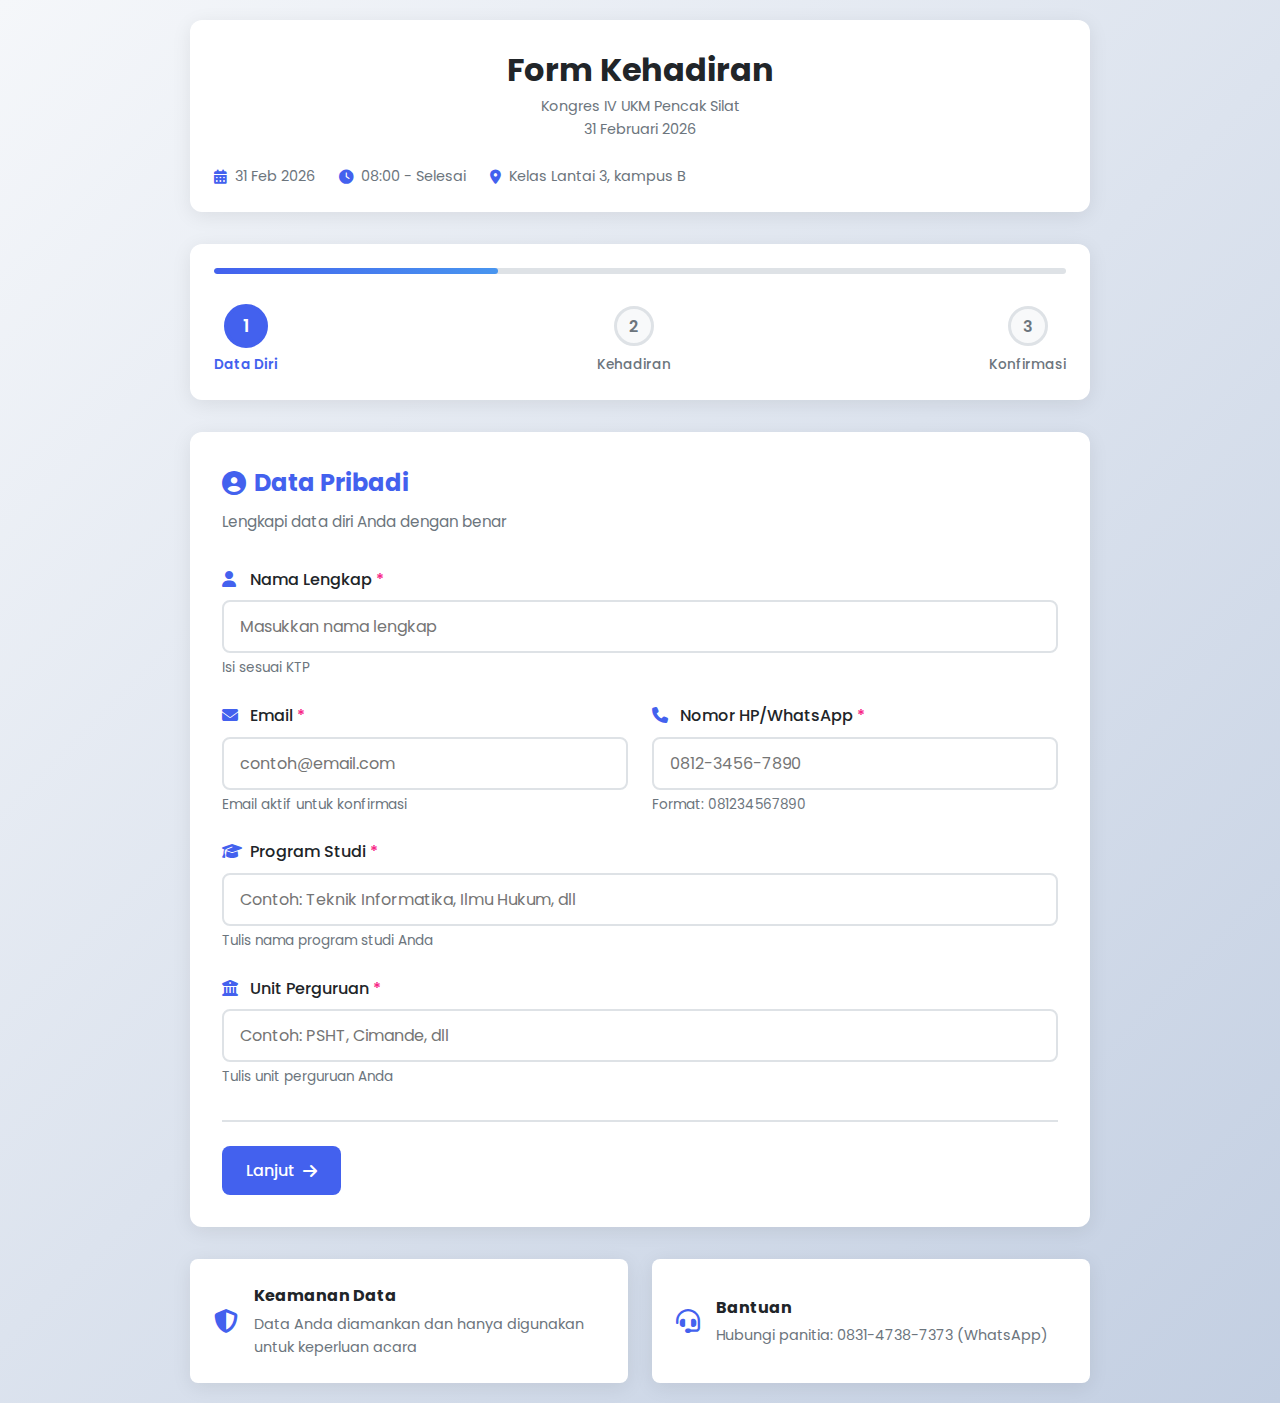
<file: index.html>
<!DOCTYPE html>
<html lang="id">
<head>
    <meta charset="UTF-8">
    <meta name="viewport" content="width=device-width, initial-scale=1.0">
    <title>Form Kehadiran - Kongres IV UKM Pencak Silat</title>
    <link rel="stylesheet" href="style.css">
    <link rel="stylesheet" href="https://cdnjs.cloudflare.com/ajax/libs/font-awesome/6.4.0/css/all.min.css">
    <link href="https://fonts.googleapis.com/css2?family=Poppins:wght@300;400;500;600;700&display=swap" rel="stylesheet">
    <style>
        /* Custom styles for logos */
        .header-with-logos {
            display: flex;
            align-items: center;
            justify-content: space-between;
            flex-wrap: wrap;
            gap: 1rem;
            margin-bottom: 1.5rem;
        }
        
        .logo-left, .logo-right {
            width: 80px;
            height: 80px;
            display: flex;
            align-items: center;
            justify-content: center;
            background: white;
            border-radius: 12px;
            box-shadow: 0 4px 12px rgba(0,0,0,0.1);
            padding: 10px;
        }
        
        .logo-left img, .logo-right img {
            max-width: 100%;
            max-height: 100%;
            object-fit: contain;
        }
        
        .header-center {
            flex: 1;
            text-align: center;
            min-width: 300px;
        }
        
        @media (max-width: 768px) {
            .header-with-logos {
                flex-direction: column;
                text-align: center;
            }
            
            .logo-left, .logo-right {
                width: 60px;
                height: 60px;
            }
            
            .header-center {
                order: 1;
            }
            
            .logo-left {
                order: 2;
            }
            
            .logo-right {
                order: 3;
            }
        }
        
        /* Custom radio button styling */
        .custom-radio-group {
            display: flex;
            gap: 1rem;
            flex-wrap: wrap;
        }
        
        .custom-radio {
            flex: 1;
            min-width: 120px;
        }
        
        .custom-radio input {
            display: none;
        }
        
        .custom-radio label {
            display: block;
            padding: 12px 16px;
            background: var(--light);
            border: 2px solid var(--border);
            border-radius: var(--radius-sm);
            text-align: center;
            cursor: pointer;
            transition: var(--transition);
            font-weight: 500;
        }
        
        .custom-radio input:checked + label {
            background: var(--primary);
            color: white;
            border-color: var(--primary);
        }
        
        .custom-radio label:hover {
            border-color: var(--primary);
        }
        
        /* Custom untuk alasan hadir */
        .reason-textarea {
            width: 100%;
            padding: 12px 16px;
            border: 2px solid var(--border);
            border-radius: var(--radius-sm);
            font-family: 'Poppins', sans-serif;
            font-size: 1rem;
            transition: var(--transition);
            background: white;
            resize: vertical;
            min-height: 100px;
        }
        
        .reason-textarea:focus {
            outline: none;
            border-color: var(--primary);
            box-shadow: 0 0 0 3px rgba(67, 97, 238, 0.1);
        }
    </style>
</head>
<body>
    <div class="container">
        <!-- Header with Logos -->
        <header class="header">
            <div class="header-with-logos">
                <!-- Left Logo -->
                <!-- <div class="logo-left">
                    <i class="fas fa-university fa-2x" style="color: #4361ee;"></i>
                </div> -->
                
                <!-- Center Content -->
                <div class="header-center">
                    <h1>Form Kehadiran</h1>
                    <p class="subtitle">Kongres IV UKM Pencak Silat<br>31 Februari 2026</p>
                </div>
                
                <!-- Right Logo -->
                <!-- <div class="logo-right">
                    <i class="fas fa-shield-alt fa-2x" style="color: #7209b7;"></i>
                </div> -->
            </div>
            
            <div class="event-info">
                <div class="info-item">
                    <i class="fas fa-calendar-alt"></i>
                    <span>31 Feb 2026</span>
                </div>
                <div class="info-item">
                    <i class="fas fa-clock"></i>
                    <span>08:00 - Selesai</span>
                </div>
                <div class="info-item">
                    <i class="fas fa-map-marker-alt"></i>
                    <span>Kelas Lantai 3, kampus B</span>
                </div>
            </div>
        </header>

        <!-- Progress Indicator -->
        <div class="progress-container">
            <div class="progress-bar">
                <div class="progress-fill" id="progressFill"></div>
            </div>
            <div class="step-indicators">
                <div class="step active">
                    <div class="step-number">1</div>
                    <span>Data Diri</span>
                </div>
                <div class="step">
                    <div class="step-number">2</div>
                    <span>Kehadiran</span>
                </div>
                <div class="step">
                    <div class="step-number">3</div>
                    <span>Konfirmasi</span>
                </div>
            </div>
        </div>

        <!-- Main Form -->
        <main class="main-content">
            <form id="attendanceForm" class="form-card">
                <!-- Step 1: Data Diri -->
                <div class="form-step active" id="step1">
                    <h2 class="step-title">
                        <i class="fas fa-user-circle"></i>
                        Data Pribadi
                    </h2>
                    <p class="step-description">Lengkapi data diri Anda dengan benar</p>
                    
                    <div class="form-group">
                        <label for="fullName" class="required">
                            <i class="fas fa-user"></i>
                            Nama Lengkap
                        </label>
                        <input type="text" 
                               id="fullName" 
                               name="fullName"
                               placeholder="Masukkan nama lengkap"
                               required
                               minlength="3"
                               maxlength="100">
                        <div class="form-hint">Isi sesuai KTP</div>
                    </div>

                    <div class="form-row">
                        <div class="form-group">
                            <label for="email" class="required">
                                <i class="fas fa-envelope"></i>
                                Email
                            </label>
                            <input type="email" 
                                   id="email" 
                                   name="email"
                                   placeholder="contoh@email.com"
                                   required>
                            <div class="form-hint">Email aktif untuk konfirmasi</div>
                        </div>
                        
                        <div class="form-group">
                            <label for="phone" class="required">
                                <i class="fas fa-phone"></i>
                                Nomor HP/WhatsApp
                            </label>
                            <input type="tel" 
                                   id="phone" 
                                   name="phone"
                                   placeholder="0812-3456-7890" 
                                   required>
                            <div class="form-hint">Format: 081234567890</div>
                        </div>
                    </div>

                    <div class="form-group">
                        <label for="prodi" class="required">
                            <i class="fas fa-graduation-cap"></i>
                            Program Studi
                        </label>
                        <input type="text" 
                               id="prodi" 
                               name="prodi"
                               placeholder="Contoh: Teknik Informatika, Ilmu Hukum, dll"
                               required
                               maxlength="100">
                        <div class="form-hint">Tulis nama program studi Anda</div>
                    </div>

                    <div class="form-group">
                        <label for="unitPerguruan" class="required">
                            <i class="fas fa-university"></i>
                            Unit Perguruan
                        </label>
                        <input type="text" 
                               id="unitPerguruan" 
                               name="unitPerguruan"
                               placeholder="Contoh: PSHT, Cimande, dll"
                               required
                               maxlength="100">
                        <div class="form-hint">Tulis unit perguruan Anda</div>
                    </div>

                    <div class="form-navigation">
                        <button type="button" class="btn btn-next" onclick="nextStep()">
                            Lanjut <i class="fas fa-arrow-right"></i>
                        </button>
                    </div>
                </div>

                <!-- Step 2: Kehadiran -->
                <div class="form-step" id="step2">
                    <h2 class="step-title">
                        <i class="fas fa-calendar-check"></i>
                        Status Kehadiran
                    </h2>
                    <p class="step-description">Konfirmasi kehadiran Anda pada acara Kongres</p>

                    <div class="form-group">
                        <label class="required">
                            <i class="fas fa-user-check"></i>
                            Apakah Anda akan hadir?
                        </label>
                        <div class="custom-radio-group">
                            <div class="custom-radio">
                                <input type="radio" 
                                       id="statusHadir"
                                       name="attendanceStatus" 
                                       value="Hadir" 
                                       required 
                                       onchange="toggleAttendanceFields()">
                                <label for="statusHadir">Ya, Hadir</label>
                            </div>
                            <div class="custom-radio">
                                <input type="radio" 
                                       id="statusTidakHadir"
                                       name="attendanceStatus" 
                                       value="Tidak Hadir" 
                                       required
                                       onchange="toggleAttendanceFields()">
                                <label for="statusTidakHadir">Tidak Hadir</label>
                            </div>
                        </div>
                    </div>

                    <!-- Fields for "Hadir" -->
                    <div id="hadirFields" style="display: none;">
                        <div class="form-group">
                            <label for="hadirReason" class="required">
                                <i class="fas fa-comment-dots"></i>
                                Berikan dua kata 
                            </label>
                            <textarea class="reason-textarea" 
                                      id="hadirReason" 
                                      name="hadirReason"
                                      placeholder="berikan jawabanmu..."
                                      maxlength="500"
                                      required></textarea>
                            <div class="form-hint">Maksimal 10 karakter</div>
                        </div>
                    </div>

                    <!-- Fields for "Tidak Hadir" -->
                    <div id="tidakHadirFields" style="display: none;">
                        <div class="form-group">
                            <label for="absenceReason" class="required">
                                <i class="fas fa-comment-dots"></i>
                                Alasan tidak hadir
                            </label>
                            <textarea class="reason-textarea" 
                                      id="absenceReason" 
                                      name="absenceReason"
                                      placeholder="Jelaskan mengapa Anda tidak dapat hadir..."
                                      maxlength="500"
                                      required></textarea>
                            <div class="form-hint">Maksimal 10 karakter</div>
                        </div>
                    </div>

                    <div class="form-navigation">
                        <button type="button" class="btn btn-back" onclick="prevStep()">
                            <i class="fas fa-arrow-left"></i> Kembali
                        </button>
                        <button type="button" class="btn btn-next" onclick="nextStep()">
                            Lanjut <i class="fas fa-arrow-right"></i>
                        </button>
                    </div>
                </div>

                <!-- Step 3: Konfirmasi -->
                <div class="form-step" id="step3">
                    <h2 class="step-title">
                        <i class="fas fa-clipboard-check"></i>
                        Konfirmasi Data
                    </h2>
                    <p class="step-description">Periksa kembali data yang telah diisi</p>

                    <div class="confirmation-card">
                        <div class="confirmation-header">
                            <i class="fas fa-file-alt"></i>
                            <h3>Ringkasan Data</h3>
                        </div>
                        
                        <div class="confirmation-content" id="confirmationContent">
                            <!-- Data akan diisi oleh JavaScript -->
                        </div>
                        
                        <div class="confirmation-footer">
                            <div class="checkbox-group">
                                <label class="checkbox-option">
                                    <input type="checkbox" id="confirmData" required>
                                    <span class="checkbox-custom"></span>
                                    <span>Saya menyatakan bahwa data yang diisi adalah benar</span>
                                </label>
                            </div>
                        </div>
                    </div>

                    <div class="form-navigation">
                        <button type="button" class="btn btn-back" onclick="prevStep()">
                            <i class="fas fa-arrow-left"></i> Kembali
                        </button>
                        <button type="submit" class="btn btn-submit">
                            <i class="fas fa-paper-plane"></i> Kirim Form
                        </button>
                    </div>
                </div>

                <!-- Loading State -->
                <div class="loading-overlay" id="loadingOverlay">
                    <div class="loading-content">
                        <div class="spinner"></div>
                        <p>Mengirim data...</p>
                    </div>
                </div>
            </form>

            <!-- Form Footer -->
            <div class="form-footer">
                <div class="footer-info">
                    <i class="fas fa-shield-alt"></i>
                    <div>
                        <strong>Keamanan Data</strong>
                        <p>Data Anda diamankan dan hanya digunakan untuk keperluan acara</p>
                    </div>
                </div>
                <div class="footer-info">
                    <i class="fas fa-headset"></i>
                    <div>
                        <strong>Bantuan</strong>
                        <p>Hubungi panitia: 0831-4738-7373 (WhatsApp)</p>
                    </div>
                </div>
            </div>
        </main>

        <!-- Toast Notification -->
        <div id="toast" class="toast"></div>
    </div>

    <script src="script.js"></script>
</body>

</html>
</file>
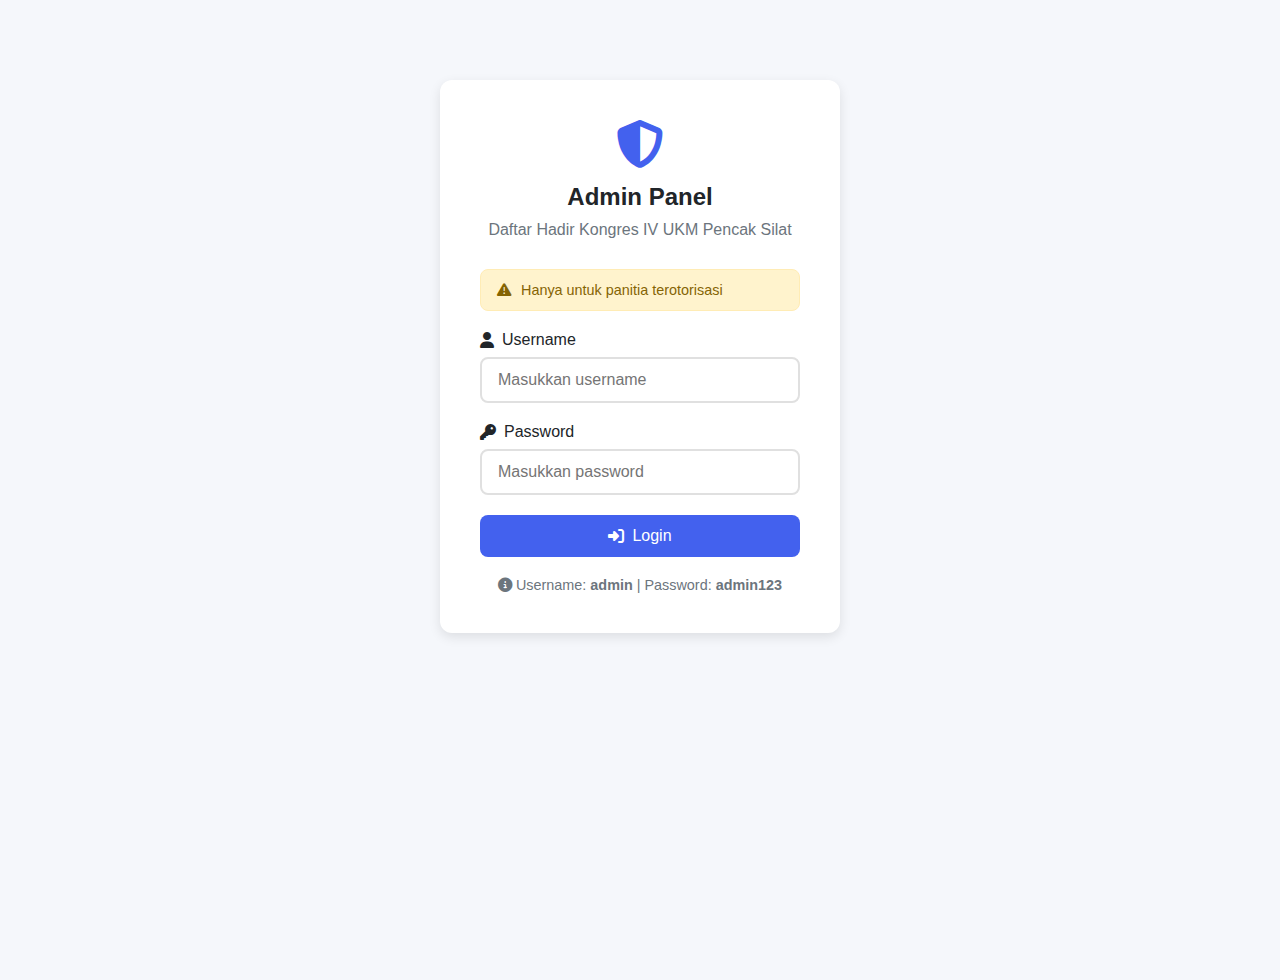
<file: admin.html>
<!DOCTYPE html>
<html lang="id">
<head>
    <meta charset="UTF-8">
    <meta name="viewport" content="width=device-width, initial-scale=1.0">
    <title>Admin Panel - Kongres IV UKM Pencak Silat</title>
    <link rel="stylesheet" href="https://cdnjs.cloudflare.com/ajax/libs/font-awesome/6.4.0/css/all.min.css">
    <style>
        :root {
            --primary: #4361ee;
            --primary-dark: #3a0ca3;
            --secondary: #7209b7;
            --success: #10b981;
            --danger: #f72585;
            --warning: #f59e0b;
            --info: #3b82f6;
            --light: #f8f9fa;
            --dark: #212529;
            --gray: #6c757d;
            --border: #e0e0e0;
            --radius: 12px;
            --radius-sm: 8px;
            --shadow: 0 4px 12px rgba(0,0,0,0.1);
            --shadow-hover: 0 8px 24px rgba(0,0,0,0.15);
            --transition: all 0.3s ease;
        }
        
        * {
            margin: 0;
            padding: 0;
            box-sizing: border-box;
        }
        
        body {
            font-family: 'Segoe UI', Tahoma, Geneva, Verdana, sans-serif;
            background: #f5f7fb;
            color: var(--dark);
            min-height: 100vh;
        }
        
        .container {
            max-width: 1400px;
            margin: 0 auto;
            padding: 20px;
        }
        
        /* Login Styles */
        .login-container {
            max-width: 400px;
            margin: 80px auto;
            padding: 40px;
            background: white;
            border-radius: var(--radius);
            box-shadow: var(--shadow);
            animation: fadeIn 0.8s ease;
        }
        
        @keyframes fadeIn {
            from { opacity: 0; transform: translateY(-20px); }
            to { opacity: 1; transform: translateY(0); }
        }
        
        .login-header {
            text-align: center;
            margin-bottom: 30px;
        }
        
        .login-header i {
            font-size: 3rem;
            color: var(--primary);
            margin-bottom: 15px;
        }
        
        .login-header h2 {
            color: var(--dark);
            margin-bottom: 10px;
        }
        
        .login-header p {
            color: var(--gray);
        }
        
        .admin-warning {
            background: #fff3cd;
            border: 1px solid #ffecb5;
            color: #856404;
            padding: 12px 16px;
            border-radius: var(--radius-sm);
            margin-bottom: 20px;
            display: flex;
            align-items: center;
            gap: 10px;
            font-size: 0.9rem;
        }
        
        .login-form .form-group {
            margin-bottom: 20px;
        }
        
        .login-form label {
            display: block;
            margin-bottom: 8px;
            font-weight: 500;
            color: var(--dark);
            display: flex;
            align-items: center;
            gap: 8px;
        }
        
        .login-form input {
            width: 100%;
            padding: 12px 16px;
            border: 2px solid var(--border);
            border-radius: var(--radius-sm);
            font-size: 1rem;
            transition: var(--transition);
        }
        
        .login-form input:focus {
            outline: none;
            border-color: var(--primary);
            box-shadow: 0 0 0 3px rgba(67, 97, 238, 0.1);
        }
        
        .btn {
            padding: 12px 24px;
            border: none;
            border-radius: var(--radius-sm);
            font-size: 1rem;
            font-weight: 500;
            cursor: pointer;
            transition: var(--transition);
            display: inline-flex;
            align-items: center;
            justify-content: center;
            gap: 8px;
        }
        
        .btn-primary {
            background: var(--primary);
            color: white;
        }
        
        .btn-primary:hover {
            background: var(--primary-dark);
            transform: translateY(-2px);
            box-shadow: var(--shadow-hover);
        }
        
        .btn-success {
            background: var(--success);
            color: white;
        }
        
        .btn-success:hover {
            background: #0da271;
            transform: translateY(-2px);
        }
        
        .btn-danger {
            background: var(--danger);
            color: white;
        }
        
        .btn-danger:hover {
            background: #e11574;
            transform: translateY(-2px);
        }
        
        .btn-warning {
            background: var(--warning);
            color: white;
        }
        
        .btn-warning:hover {
            background: #d97706;
            transform: translateY(-2px);
        }
        
        /* Dashboard Styles */
        .stats-container {
            display: grid;
            grid-template-columns: repeat(auto-fit, minmax(200px, 1fr));
            gap: 15px;
            margin: 20px 0;
        }
        
        .stat-card {
            background: white;
            border-radius: var(--radius);
            padding: 20px;
            box-shadow: var(--shadow);
            text-align: center;
            transition: var(--transition);
        }
        
        .stat-card:hover {
            transform: translateY(-5px);
            box-shadow: var(--shadow-hover);
        }
        
        .stat-card i {
            font-size: 2rem;
            margin-bottom: 10px;
        }
        
        .stat-card.present i { color: var(--success); }
        .stat-card.absent i { color: var(--danger); }
        .stat-card.total i { color: var(--primary); }
        .stat-card.units i { color: var(--secondary); }
        
        .stat-number {
            font-size: 2rem;
            font-weight: 700;
            margin-bottom: 5px;
        }
        
        .stat-label {
            color: var(--gray);
            font-size: 0.9rem;
        }
        
        /* Filter Section */
        .filter-section {
            background: white;
            border-radius: var(--radius);
            padding: 20px;
            margin-bottom: 20px;
            box-shadow: var(--shadow);
        }
        
        .filter-row {
            display: flex;
            gap: 15px;
            flex-wrap: wrap;
            align-items: center;
        }
        
        .filter-group {
            flex: 1;
            min-width: 200px;
        }
        
        .filter-group label {
            display: block;
            margin-bottom: 8px;
            font-weight: 500;
            color: var(--dark);
        }
        
        .filter-group select,
        .filter-group input {
            width: 100%;
            padding: 10px 12px;
            border: 2px solid var(--border);
            border-radius: var(--radius-sm);
            font-size: 0.95rem;
            transition: var(--transition);
        }
        
        .filter-group select:focus,
        .filter-group input:focus {
            outline: none;
            border-color: var(--primary);
        }
        
        /* Table Styles */
        .data-table-container {
            background: white;
            border-radius: var(--radius);
            overflow: hidden;
            box-shadow: var(--shadow);
            margin-bottom: 20px;
        }
        
        .table-header {
            padding: 20px;
            border-bottom: 1px solid var(--border);
            display: flex;
            justify-content: space-between;
            align-items: center;
            flex-wrap: wrap;
            gap: 10px;
        }
        
        .table-wrapper {
            overflow-x: auto;
        }
        
        .data-table {
            width: 100%;
            border-collapse: collapse;
            min-width: 800px;
        }
        
        .data-table th {
            background: var(--light);
            padding: 15px 12px;
            text-align: left;
            font-weight: 600;
            color: var(--dark);
            border-bottom: 2px solid var(--border);
            white-space: nowrap;
        }
        
        .data-table td {
            padding: 15px 12px;
            border-bottom: 1px solid var(--border);
            vertical-align: top;
        }
        
        .data-table tr:hover {
            background: #f8f9fa;
        }
        
        .reason-cell {
            max-width: 300px;
            word-wrap: break-word;
        }
        
        .reason-preview {
            max-height: 60px;
            overflow: hidden;
            text-overflow: ellipsis;
            display: -webkit-box;
            -webkit-line-clamp: 3;
            -webkit-box-orient: vertical;
            line-height: 1.4;
            color: var(--gray);
        }
        
        .show-reason-btn {
            background: none;
            border: none;
            color: var(--primary);
            cursor: pointer;
            padding: 4px 8px;
            font-size: 0.85rem;
            margin-top: 5px;
        }
        
        .show-reason-btn:hover {
            text-decoration: underline;
        }
        
        .status-badge {
            display: inline-block;
            padding: 4px 12px;
            border-radius: 20px;
            font-size: 0.85rem;
            font-weight: 500;
        }
        
        .status-hadir {
            background: #d1fae5;
            color: #065f46;
        }
        
        .status-tidak-hadir {
            background: #fee2e2;
            color: #991b1b;
        }
        
        /* Modal Styles */
        .modal-overlay {
            position: fixed;
            top: 0;
            left: 0;
            right: 0;
            bottom: 0;
            background: rgba(0,0,0,0.5);
            display: none;
            align-items: center;
            justify-content: center;
            z-index: 1000;
            padding: 20px;
        }
        
        .modal-overlay.active {
            display: flex;
        }
        
        .modal {
            background: white;
            border-radius: var(--radius);
            width: 100%;
            max-width: 500px;
            max-height: 80vh;
            overflow-y: auto;
            animation: modalSlide 0.3s ease;
        }
        
        @keyframes modalSlide {
            from {
                opacity: 0;
                transform: translateY(-30px);
            }
            to {
                opacity: 1;
                transform: translateY(0);
            }
        }
        
        .modal-header {
            padding: 20px;
            border-bottom: 1px solid var(--border);
            display: flex;
            justify-content: space-between;
            align-items: center;
        }
        
        .modal-header h3 {
            margin: 0;
            color: var(--dark);
        }
        
        .modal-close {
            background: none;
            border: none;
            font-size: 1.5rem;
            cursor: pointer;
            color: var(--gray);
            padding: 0;
            width: 30px;
            height: 30px;
            display: flex;
            align-items: center;
            justify-content: center;
        }
        
        .modal-close:hover {
            color: var(--dark);
        }
        
        .modal-body {
            padding: 20px;
        }
        
        .modal-detail {
            margin-bottom: 15px;
        }
        
        .modal-detail label {
            display: block;
            font-weight: 500;
            color: var(--dark);
            margin-bottom: 5px;
        }
        
        .modal-detail .value {
            color: var(--gray);
            background: var(--light);
            padding: 10px;
            border-radius: var(--radius-sm);
            word-break: break-word;
        }
        
        .modal-reason {
            background: #f8fafc;
            border: 1px solid #e2e8f0;
            border-radius: var(--radius-sm);
            padding: 15px;
            margin-top: 10px;
        }
        
        /* Action Buttons */
        .action-buttons {
            display: flex;
            gap: 10px;
            flex-wrap: wrap;
            margin-top: 20px;
        }
        
        /* Responsive */
        @media (max-width: 768px) {
            .filter-row {
                flex-direction: column;
            }
            
            .filter-group {
                width: 100%;
            }
            
            .table-header {
                flex-direction: column;
                align-items: stretch;
                gap: 15px;
            }
            
            .action-buttons {
                flex-direction: column;
            }
            
            .btn {
                width: 100%;
                justify-content: center;
            }
        }
    </style>
</head>
<body>
    <!-- Login Screen -->
    <div id="loginScreen" class="login-container">
        <div class="login-header">
            <i class="fas fa-shield-alt"></i>
            <h2>Admin Panel</h2>
            <p>Daftar Hadir Kongres IV UKM Pencak Silat</p>
        </div>
        
        <div class="admin-warning">
            <i class="fas fa-exclamation-triangle"></i>
            <span>Hanya untuk panitia terotorisasi</span>
        </div>
        
        <form id="loginForm" class="login-form">
            <div class="form-group">
                <label for="username">
                    <i class="fas fa-user"></i> Username
                </label>
                <input type="text" id="username" required placeholder="Masukkan username">
            </div>
            
            <div class="form-group">
                <label for="password">
                    <i class="fas fa-key"></i> Password
                </label>
                <input type="password" id="password" required placeholder="Masukkan password">
            </div>
            
            <div class="form-group">
                <button type="submit" class="btn btn-primary" style="width: 100%;">
                    <i class="fas fa-sign-in-alt"></i> Login
                </button>
            </div>
        </form>
        
        <div style="text-align: center; margin-top: 20px; color: var(--gray); font-size: 0.9rem;">
            <p><i class="fas fa-info-circle"></i> Username: <strong>admin</strong> | Password: <strong>admin123</strong></p>
        </div>
    </div>
    
    <!-- Admin Dashboard (Initially Hidden) -->
    <div id="adminDashboard" style="display: none;">
        <div class="container">
            <!-- Header -->
            <div class="admin-warning" style="margin-top: 20px;">
                <i class="fas fa-lock"></i>
                <div>
                    <strong>BERHASIL LOGIN!</strong> Selamat datang di Admin Panel.
                    <span id="adminGreeting"></span>
                </div>
            </div>
            
            <!-- Statistics -->
            <div class="stats-container" id="statsContainer">
                <!-- Stats akan diisi oleh JavaScript -->
            </div>
            
            <!-- Filter Section -->
            <div class="filter-section">
                <div class="filter-row">
                    <div class="filter-group">
                        <label for="searchInput">
                            <i class="fas fa-search"></i> Cari Data
                        </label>
                        <input type="text" id="searchInput" placeholder="Cari nama, email, atau unit..." 
                               oninput="admin.filterData()">
                    </div>
                    
                    <div class="filter-group">
                        <label for="statusFilter">
                            <i class="fas fa-user-check"></i> Filter Status
                        </label>
                        <select id="statusFilter" onchange="admin.filterData()">
                            <option value="">Semua Status</option>
                            <option value="Hadir">Hadir</option>
                            <option value="Tidak Hadir">Tidak Hadir</option>
                        </select>
                    </div>
                    
                    <div class="filter-group">
                        <label for="unitFilter">
                            <i class="fas fa-university"></i> Filter Unit
                        </label>
                        <select id="unitFilter" onchange="admin.filterData()">
                            <option value="">Semua Unit</option>
                            <!-- Options akan diisi oleh JavaScript -->
                        </select>
                    </div>
                </div>
            </div>
            
            <!-- Data Table -->
            <h2>Data Kehadiran Peserta</h2>
            <div id="dataContainer">
                <div style="text-align: center; padding: 40px; background: white; border-radius: var(--radius);">
                    <i class="fas fa-spinner fa-spin" style="font-size: 3rem; color: var(--gray); margin-bottom: 20px;"></i>
                    <h3>Memuat Data...</h3>
                    <p>Silakan tunggu sebentar</p>
                </div>
            </div>
            
            <!-- Action Buttons -->
            <div class="action-buttons">
                <button class="btn btn-success" onclick="admin.refreshData()">
                    <i class="fas fa-sync-alt"></i> Refresh Data
                </button>
                <button class="btn btn-primary" onclick="admin.exportData('csv')">
                    <i class="fas fa-file-export"></i> Export CSV
                </button>
                <button class="btn btn-primary" onclick="admin.exportData('json')">
                    <i class="fas fa-file-code"></i> Export JSON
                </button>
                <button class="btn btn-warning" onclick="admin.printData()">
                    <i class="fas fa-print"></i> Cetak Data
                </button>
                <button class="btn btn-danger" onclick="admin.clearAllData()" style="margin-left: auto;">
                    <i class="fas fa-trash"></i> Hapus Semua Data
                </button>
            </div>
            
            <button class="btn btn-primary" onclick="admin.logout()" style="margin-top: 20px;">
                <i class="fas fa-sign-out-alt"></i> Logout
            </button>
        </div>
    </div>
    
    <!-- Modal for Detail View -->
    <div class="modal-overlay" id="detailModal">
        <div class="modal">
            <div class="modal-header">
                <h3><i class="fas fa-info-circle"></i> Detail Peserta</h3>
                <button class="modal-close" onclick="admin.closeModal()">&times;</button>
            </div>
            <div class="modal-body" id="modalContent">
                <!-- Detail akan diisi oleh JavaScript -->
            </div>
        </div>
    </div>
    
    <script>
        // CONFIGURASI
        const CONFIG = {
            // ACARA
            EVENT_NAME: 'Kongres IV UKM Pencak Silat',
            EVENT_DATE: '31 Februari 2026',
            
            // LOGIN ADMIN
            ADMIN_USERNAME: 'admin',
            ADMIN_PASSWORD: 'fauzan123',
            
            // STORAGE KEYS
            STORAGE: {
                SUBMISSIONS: 'attendanceSubmissions',
                ADMIN_BACKUP: 'adminAttendanceData',
                LAST_SUBMISSION: 'lastSubmission'
            }
        };

        // Admin Panel JavaScript
        class AdminPanel {
            constructor() {
                this.config = {
                    itemsPerPage: 20,
                    currentPage: 1,
                    totalPages: 1,
                    allData: [],
                    filteredData: [],
                    statistics: {
                        total: 0,
                        present: 0,
                        absent: 0,
                        units: new Set()
                    }
                };
                
                this.init();
            }
            
            // Initialize Admin Panel
            init() {
                this.checkLoginStatus();
                this.setupLoginForm();
                this.setupEventListeners();
            }
            
            // Check if user is logged in
            checkLoginStatus() {
                const isLoggedIn = localStorage.getItem('adminLoggedIn') === 'true';
                const username = localStorage.getItem('adminUsername');
                
                if (isLoggedIn && username) {
                    this.showDashboard(username);
                    this.loadData();
                }
            }
            
            // Setup login form
            setupLoginForm() {
                const loginForm = document.getElementById('loginForm');
                if (loginForm) {
                    loginForm.addEventListener('submit', (e) => {
                        e.preventDefault();
                        this.handleLogin();
                    });
                }
            }
            
            // Handle login
            handleLogin() {
                const username = document.getElementById('username').value.trim();
                const password = document.getElementById('password').value.trim();
                
                if (username === CONFIG.ADMIN_USERNAME && password === CONFIG.ADMIN_PASSWORD) {
                    localStorage.setItem('adminLoggedIn', 'true');
                    localStorage.setItem('adminUsername', username);
                    
                    this.showDashboard(username);
                    this.showNotification('success', 'Login berhasil!');
                } else {
                    this.showNotification('error', 'Username atau password salah!');
                }
            }
            
            // Show admin dashboard
            showDashboard(username) {
                document.getElementById('loginScreen').style.display = 'none';
                document.getElementById('adminDashboard').style.display = 'block';
                document.getElementById('adminGreeting').textContent = ` - Logged in as ${username}`;
                
                this.loadData();
            }
            
            // Setup event listeners
            setupEventListeners() {
                // Escape key to close modal
                document.addEventListener('keydown', (e) => {
                    if (e.key === 'Escape') {
                        this.closeModal();
                    }
                });
                
                // Click outside modal to close
                document.addEventListener('click', (e) => {
                    if (e.target.classList.contains('modal-overlay')) {
                        this.closeModal();
                    }
                });
            }
            
            // Load data from localStorage
            loadData() {
                try {
                    const dataSources = [
                        CONFIG.STORAGE.SUBMISSIONS,
                        CONFIG.STORAGE.ADMIN_BACKUP,
                        CONFIG.STORAGE.LAST_SUBMISSION
                    ];
                    
                    let allData = [];
                    
                    dataSources.forEach(source => {
                        try {
                            const data = localStorage.getItem(source);
                            if (data) {
                                const parsed = JSON.parse(data);
                                if (Array.isArray(parsed)) {
                                    allData = [...allData, ...parsed];
                                } else if (parsed && parsed.submissionId) {
                                    allData.push(parsed);
                                }
                            }
                        } catch (e) {
                            console.error(`Error loading ${source}:`, e);
                        }
                    });
                    
                    // Filter dan sort data
                    const validData = allData.filter(item => 
                        item && item.submissionId && item.fullName
                    );
                    
                    // Remove duplicates
                    const uniqueData = [];
                    const seenIds = new Set();
                    
                    validData.forEach(item => {
                        if (!seenIds.has(item.submissionId)) {
                            seenIds.add(item.submissionId);
                            uniqueData.push(item);
                        }
                    });
                    
                    // Sort by date (newest first)
                    this.config.allData = uniqueData.sort((a, b) => 
                        new Date(b.submittedAt || 0) - new Date(a.submittedAt || 0)
                    );
                    
                    // Update statistics
                    this.updateStatistics();
                    
                    // Filter and display
                    this.filterData();
                    
                } catch (error) {
                    console.error('Error loading data:', error);
                    this.showNotification('error', 'Gagal memuat data');
                }
            }
            
            // Update statistics
            updateStatistics() {
                const data = this.config.allData;
                const stats = {
                    total: data.length,
                    present: data.filter(item => item.attendanceStatus === 'Hadir').length,
                    absent: data.filter(item => item.attendanceStatus === 'Tidak Hadir').length,
                    units: new Set(data.map(item => item.unitPerguruan).filter(Boolean))
                };
                
                this.config.statistics = stats;
                this.displayStatistics();
            }
            
            // Display statistics
            displayStatistics() {
                const stats = this.config.statistics;
                const container = document.getElementById('statsContainer');
                
                container.innerHTML = `
                    <div class="stat-card total">
                        <i class="fas fa-database"></i>
                        <div class="stat-number">${stats.total}</div>
                        <div class="stat-label">Total Peserta</div>
                    </div>
                    <div class="stat-card present">
                        <i class="fas fa-user-check"></i>
                        <div class="stat-number">${stats.present}</div>
                        <div class="stat-label">Akan Hadir</div>
                    </div>
                    <div class="stat-card absent">
                        <i class="fas fa-user-times"></i>
                        <div class="stat-number">${stats.absent}</div>
                        <div class="stat-label">Tidak Hadir</div>
                    </div>
                    <div class="stat-card units">
                        <i class="fas fa-university"></i>
                        <div class="stat-number">${stats.units.size}</div>
                        <div class="stat-label">Unit Perguruan</div>
                    </div>
                `;
            }
            
            // Filter data
            filterData() {
                const searchTerm = document.getElementById('searchInput').value.toLowerCase();
                const statusFilter = document.getElementById('statusFilter').value;
                const unitFilter = document.getElementById('unitFilter').value;
                
                let filtered = [...this.config.allData];
                
                // Search filter
                if (searchTerm) {
                    filtered = filtered.filter(item => 
                        (item.fullName && item.fullName.toLowerCase().includes(searchTerm)) ||
                        (item.email && item.email.toLowerCase().includes(searchTerm)) ||
                        (item.phone && item.phone.includes(searchTerm)) ||
                        (item.unitPerguruan && item.unitPerguruan.toLowerCase().includes(searchTerm)) ||
                        (item.prodi && item.prodi.toLowerCase().includes(searchTerm))
                    );
                }
                
                // Status filter
                if (statusFilter) {
                    filtered = filtered.filter(item => 
                        item.attendanceStatus === statusFilter
                    );
                }
                
                // Unit filter
                if (unitFilter) {
                    filtered = filtered.filter(item => 
                        item.unitPerguruan === unitFilter
                    );
                }
                
                this.config.filteredData = filtered;
                this.displayData();
            }
            
            // Display data in table
            displayData() {
                const container = document.getElementById('dataContainer');
                const data = this.config.filteredData;
                
                if (data.length === 0) {
                    container.innerHTML = `
                        <div style="text-align: center; padding: 40px; background: white; border-radius: var(--radius);">
                            <i class="fas fa-database" style="font-size: 3rem; color: var(--gray); margin-bottom: 20px;"></i>
                            <h3>Tidak Ada Data</h3>
                            <p>Tidak ada data yang sesuai dengan filter yang dipilih.</p>
                        </div>
                    `;
                    return;
                }
                
                // Update unit filter options
                this.updateUnitFilter();
                
                let html = `
                    <div class="data-table-container">
                        <div class="table-header">
                            <div>
                                <strong>Menampilkan ${data.length} dari ${this.config.allData.length} data</strong>
                            </div>
                            <div style="color: var(--gray); font-size: 0.9rem;">
                                <i class="fas fa-info-circle"></i> Klik alasan untuk melihat lengkap
                            </div>
                        </div>
                        
                        <div class="table-wrapper">
                            <table class="data-table">
                                <thead>
                                    <tr>
                                        <th style="width: 50px;">No</th>
                                        <th>Nama Peserta</th>
                                        <th>Kontak</th>
                                        <th>Prodi & Unit</th>
                                        <th style="width: 100px;">Status</th>
                                        <th>Alasan</th>
                                        <th style="width: 150px;">Waktu Submit</th>
                                        <th style="width: 80px;">Aksi</th>
                                    </tr>
                                </thead>
                                <tbody>
                `;
                
                data.forEach((item, index) => {
                    // Format tanggal
                    const date = item.submittedAt ? 
                        new Date(item.submittedAt).toLocaleString('id-ID', {
                            day: '2-digit',
                            month: 'short',
                            year: 'numeric',
                            hour: '2-digit',
                            minute: '2-digit'
                        }) : '-';
                    
                    // Alasan (hadir atau tidak hadir)
                    const reason = item.hadirReason || item.absenceReason || '-';
                    const reasonType = item.attendanceStatus === 'Hadir' ? 'Alasan Hadir' : 'Alasan Tidak Hadir';
                    
                    // Format alasan untuk preview
                    const reasonPreview = reason.length > 100 ? 
                        reason.substring(0, 100) + '...' : reason;
                    
                    html += `
                        <tr>
                            <td>${index + 1}</td>
                            <td>
                                <strong>${item.fullName || '-'}</strong>
                                <div style="font-size: 0.85rem; color: var(--gray);">
                                    ID: ${item.submissionId || '-'}
                                </div>
                            </td>
                            <td>
                                <div>${item.email || '-'}</div>
                                <div style="font-size: 0.85rem;">${item.phone || '-'}</div>
                            </td>
                            <td>
                                <div><strong>${item.prodi || '-'}</strong></div>
                                <div style="font-size: 0.85rem; color: var(--gray);">
                                    ${item.unitPerguruan || '-'}
                                </div>
                            </td>
                            <td>
                                <span class="status-badge ${item.attendanceStatus === 'Hadir' ? 'status-hadir' : 'status-tidak-hadir'}">
                                    ${item.attendanceStatus || '-'}
                                </span>
                            </td>
                            <td class="reason-cell">
                                <div class="reason-preview">
                                    <strong>${reasonType}:</strong> ${reasonPreview}
                                </div>
                                ${reason.length > 100 ? `
                                    <button class="show-reason-btn" onclick="admin.showReason('${item.submissionId}')">
                                        <i class="fas fa-expand-alt"></i> Lihat Selengkapnya
                                    </button>
                                ` : ''}
                            </td>
                            <td>
                                <small>${date}</small>
                            </td>
                            <td>
                                <button class="show-reason-btn" onclick="admin.showDetail('${item.submissionId}')" 
                                        title="Lihat Detail">
                                    <i class="fas fa-eye"></i> Detail
                                </button>
                            </td>
                        </tr>
                    `;
                });
                
                html += `
                                </tbody>
                            </table>
                        </div>
                    </div>
                `;
                
                container.innerHTML = html;
            }
            
            // Update unit filter options
            updateUnitFilter() {
                const unitFilter = document.getElementById('unitFilter');
                const units = [...this.config.statistics.units].sort();
                
                // Simpan nilai yang dipilih
                const currentValue = unitFilter.value;
                
                // Clear options except first one
                while (unitFilter.options.length > 1) {
                    unitFilter.remove(1);
                }
                
                // Add new options
                units.forEach(unit => {
                    const option = document.createElement('option');
                    option.value = unit;
                    option.textContent = unit;
                    unitFilter.appendChild(option);
                });
                
                // Restore selected value
                unitFilter.value = currentValue;
            }
            
            // Show reason in modal
            showReason(submissionId) {
                const item = this.config.allData.find(item => item.submissionId === submissionId);
                if (!item) return;
                
                const reason = item.hadirReason || item.absenceReason || '-';
                const reasonType = item.attendanceStatus === 'Hadir' ? 'Alasan Hadir' : 'Alasan Tidak Hadir';
                
                const modal = document.getElementById('detailModal');
                const content = document.getElementById('modalContent');
                
                content.innerHTML = `
                    <div class="modal-detail">
                        <label>Nama Peserta</label>
                        <div class="value">${item.fullName || '-'}</div>
                    </div>
                    <div class="modal-detail">
                        <label>Status Kehadiran</label>
                        <div class="value">
                            <span class="status-badge ${item.attendanceStatus === 'Hadir' ? 'status-hadir' : 'status-tidak-hadir'}">
                                ${item.attendanceStatus || '-'}
                            </span>
                        </div>
                    </div>
                    <div class="modal-detail">
                        <label>${reasonType}</label>
                        <div class="modal-reason">
                            ${reason.replace(/\n/g, '<br>')}
                        </div>
                    </div>
                `;
                
                modal.classList.add('active');
            }
            
            // Show full detail
            showDetail(submissionId) {
                const item = this.config.allData.find(item => item.submissionId === submissionId);
                if (!item) return;
                
                const reason = item.hadirReason || item.absenceReason || '-';
                const reasonType = item.attendanceStatus === 'Hadir' ? 'Alasan Hadir' : 'Alasan Tidak Hadir';
                
                // Format tanggal
                const date = item.submittedAt ? 
                    new Date(item.submittedAt).toLocaleString('id-ID', {
                        weekday: 'long',
                        day: 'numeric',
                        month: 'long',
                        year: 'numeric',
                        hour: '2-digit',
                        minute: '2-digit'
                    }) : '-';
                
                const modal = document.getElementById('detailModal');
                const content = document.getElementById('modalContent');
                
                content.innerHTML = `
                    <div class="modal-detail">
                        <label>ID Pendaftaran</label>
                        <div class="value">${item.submissionId || '-'}</div>
                    </div>
                    <div class="modal-detail">
                        <label>Nama Lengkap</label>
                        <div class="value">${item.fullName || '-'}</div>
                    </div>
                    <div class="modal-detail">
                        <label>Email</label>
                        <div class="value">${item.email || '-'}</div>
                    </div>
                    <div class="modal-detail">
                        <label>Nomor HP/WhatsApp</label>
                        <div class="value">${item.phone || '-'}</div>
                    </div>
                    <div class="modal-detail">
                        <label>Program Studi</label>
                        <div class="value">${item.prodi || '-'}</div>
                    </div>
                    <div class="modal-detail">
                        <label>Unit Perguruan</label>
                        <div class="value">${item.unitPerguruan || '-'}</div>
                    </div>
                    <div class="modal-detail">
                        <label>Status Kehadiran</label>
                        <div class="value">
                            <span class="status-badge ${item.attendanceStatus === 'Hadir' ? 'status-hadir' : 'status-tidak-hadir'}">
                                ${item.attendanceStatus || '-'}
                            </span>
                        </div>
                    </div>
                    <div class="modal-detail">
                        <label>${reasonType}</label>
                        <div class="modal-reason">
                            ${reason.replace(/\n/g, '<br>')}
                        </div>
                    </div>
                    <div class="modal-detail">
                        <label>Waktu Submit</label>
                        <div class="value">${date}</div>
                    </div>
                `;
                
                modal.classList.add('active');
            }
            
            // Close modal
            closeModal() {
                document.getElementById('detailModal').classList.remove('active');
            }
            
            // Refresh data
            refreshData() {
                this.loadData();
                this.showNotification('success', 'Data berhasil di-refresh');
            }
            
            // Export data
            exportData(format) {
                if (this.config.allData.length === 0) {
                    this.showNotification('warning', 'Tidak ada data untuk di-export');
                    return;
                }
                
                if (format === 'csv') {
                    this.exportToCSV();
                } else if (format === 'json') {
                    this.exportToJSON();
                }
            }
            
            // Export to CSV (dengan alasan)
            exportToCSV() {
                const headers = [
                    'No',
                    'ID Pendaftaran',
                    'Nama Lengkap',
                    'Email',
                    'No. HP',
                    'Program Studi',
                    'Unit Perguruan',
                    'Status Kehadiran',
                    'Alasan/Keterangan',
                    'Waktu Submit'
                ];
                
                const csvRows = [
                    headers.join(','),
                    ...this.config.allData.map((row, index) => {
                        const values = [
                            index + 1,
                            `"${row.submissionId || ''}"`,
                            `"${row.fullName || ''}"`,
                            `"${row.email || ''}"`,
                            `"${row.phone || ''}"`,
                            `"${row.prodi || ''}"`,
                            `"${row.unitPerguruan || ''}"`,
                            `"${row.attendanceStatus || ''}"`,
                            `"${(row.hadirReason || row.absenceReason || '').replace(/"/g, '""')}"`,
                            `"${new Date(row.submittedAt || Date.now()).toLocaleString('id-ID')}"`
                        ];
                        return values.join(',');
                    })
                ];
                
                const csvContent = csvRows.join('\n');
                const blob = new Blob(['\uFEFF' + csvContent], { type: 'text/csv;charset=utf-8;' });
                const url = URL.createObjectURL(blob);
                const link = document.createElement('a');
                link.href = url;
                link.download = `data-kehadiran-kongres-${new Date().toISOString().split('T')[0]}.csv`;
                link.click();
                URL.revokeObjectURL(url);
                
                this.showNotification('success', 'Data berhasil di-export ke CSV');
            }
            
            // Export to JSON
            exportToJSON() {
                const jsonString = JSON.stringify(this.config.allData, null, 2);
                const blob = new Blob([jsonString], { type: 'application/json' });
                const url = URL.createObjectURL(blob);
                const link = document.createElement('a');
                link.href = url;
                link.download = `data-kehadiran-kongres-${new Date().toISOString().split('T')[0]}.json`;
                link.click();
                URL.revokeObjectURL(url);
                
                this.showNotification('success', 'Data berhasil di-export ke JSON');
            }
            
            // Print data
            printData() {
                const printWindow = window.open('', '_blank');
                printWindow.document.write(`
                    <!DOCTYPE html>
                    <html>
                    <head>
                        <title>Data Kehadiran Kongres IV UKM Pencak Silat</title>
                        <style>
                            body { font-family: Arial, sans-serif; padding: 20px; }
                            h1 { text-align: center; color: #333; }
                            table { width: 100%; border-collapse: collapse; margin-top: 20px; }
                            th { background: #f5f5f5; padding: 10px; border: 1px solid #ddd; text-align: left; }
                            td { padding: 10px; border: 1px solid #ddd; vertical-align: top; }
                            .reason { max-width: 300px; word-wrap: break-word; }
                            @media print {
                                @page { margin: 0.5in; }
                                .no-print { display: none; }
                            }
                        </style>
                    </head>
                    <body>
                        <h1>Data Kehadiran Kongres IV UKM Pencak Silat</h1>
                        <p>Total Data: ${this.config.allData.length} | Dicetak: ${new Date().toLocaleString('id-ID')}</p>
                        
                        <table>
                            <thead>
                                <tr>
                                    <th>No</th>
                                    <th>Nama</th>
                                    <th>Prodi</th>
                                    <th>Unit</th>
                                    <th>Status</th>
                                    <th class="reason">Alasan</th>
                                    <th>Waktu</th>
                                </tr>
                            </thead>
                            <tbody>
                                ${this.config.allData.map((item, index) => `
                                    <tr>
                                        <td>${index + 1}</td>
                                        <td>${item.fullName || '-'}</td>
                                        <td>${item.prodi || '-'}</td>
                                        <td>${item.unitPerguruan || '-'}</td>
                                        <td>${item.attendanceStatus || '-'}</td>
                                        <td class="reason">${item.hadirReason || item.absenceReason || '-'}</td>
                                        <td>${new Date(item.submittedAt || Date.now()).toLocaleDateString('id-ID')}</td>
                                    </tr>
                                `).join('')}
                            </tbody>
                        </table>
                        
                        <div class="no-print" style="margin-top: 30px; text-align: center;">
                            <button onclick="window.print()" style="padding: 10px 20px; background: #4361ee; color: white; border: none; border-radius: 5px; cursor: pointer;">
                                <i class="fas fa-print"></i> Cetak
                            </button>
                            <button onclick="window.close()" style="padding: 10px 20px; background: #666; color: white; border: none; border-radius: 5px; cursor: pointer; margin-left: 10px;">
                                <i class="fas fa-times"></i> Tutup
                            </button>
                        </div>
                        
                        <script>
                            window.onload = function() {
                                window.print();
                            };
                        <\/script>
                    </body>
                    </html>
                `);
                printWindow.document.close();
            }
            
            // Clear all data
            clearAllData() {
                if (!confirm('PERINGATAN: Ini akan menghapus SEMUA data peserta! Apakah Anda yakin?')) {
                    return;
                }
                
                if (!confirm('SERIUS? Semua data akan hilang permanen! Tekan OK untuk melanjutkan.')) {
                    return;
                }
                
                // Clear all storage
                localStorage.removeItem(CONFIG.STORAGE.SUBMISSIONS);
                localStorage.removeItem(CONFIG.STORAGE.ADMIN_BACKUP);
                localStorage.removeItem(CONFIG.STORAGE.LAST_SUBMISSION);
                
                this.config.allData = [];
                this.config.filteredData = [];
                this.updateStatistics();
                this.displayData();
                
                this.showNotification('success', 'Semua data berhasil dihapus');
            }
            
            // Logout
            logout() {
                if (confirm('Apakah Anda yakin ingin logout?')) {
                    localStorage.removeItem('adminLoggedIn');
                    localStorage.removeItem('adminUsername');
                    
                    document.getElementById('adminDashboard').style.display = 'none';
                    document.getElementById('loginScreen').style.display = 'block';
                    
                    document.getElementById('username').value = '';
                    document.getElementById('password').value = '';
                    
                    this.showNotification('info', 'Anda telah logout');
                }
            }
            
            // Show notification
            showNotification(type, message) {
                const notification = document.createElement('div');
                notification.className = `notification notification-${type}`;
                
                const icons = {
                    success: 'check-circle',
                    error: 'exclamation-circle',
                    warning: 'exclamation-triangle',
                    info: 'info-circle'
                };
                
                const colors = {
                    success: '#10b981',
                    error: '#ef4444',
                    warning: '#f59e0b',
                    info: '#3b82f6'
                };
                
                notification.innerHTML = `
                    <i class="fas fa-${icons[type] || 'info-circle'}"></i>
                    <span>${message}</span>
                `;
                
                notification.style.cssText = `
                    position: fixed;
                    top: 20px;
                    right: 20px;
                    background: white;
                    border-left: 4px solid ${colors[type]};
                    border-radius: 8px;
                    padding: 16px 20px;
                    box-shadow: 0 4px 20px rgba(0,0,0,0.15);
                    z-index: 9999;
                    display: flex;
                    align-items: center;
                    gap: 12px;
                    min-width: 300px;
                    max-width: 400px;
                    animation: slideIn 0.3s ease;
                `;
                
                notification.querySelector('i').style.color = colors[type];
                
                document.body.appendChild(notification);
                
                // Auto remove
                setTimeout(() => {
                    notification.style.animation = 'slideOut 0.3s ease';
                    setTimeout(() => notification.remove(), 300);
                }, 5000);
                
                // Add CSS for animation
                if (!document.querySelector('#notification-styles')) {
                    const style = document.createElement('style');
                    style.id = 'notification-styles';
                    style.textContent = `
                        @keyframes slideIn {
                            from {
                                opacity: 0;
                                transform: translateX(100%);
                            }
                            to {
                                opacity: 1;
                                transform: translateX(0);
                            }
                        }
                        @keyframes slideOut {
                            from {
                                opacity: 1;
                                transform: translateX(0);
                            }
                            to {
                                opacity: 0;
                                transform: translateX(100%);
                            }
                        }
                    `;
                    document.head.appendChild(style);
                }
            }
        }
        
        // Initialize Admin Panel
        const admin = new AdminPanel();
        
        // Make admin available globally
        window.admin = admin;
    </script>
</body>
</html>
</file>
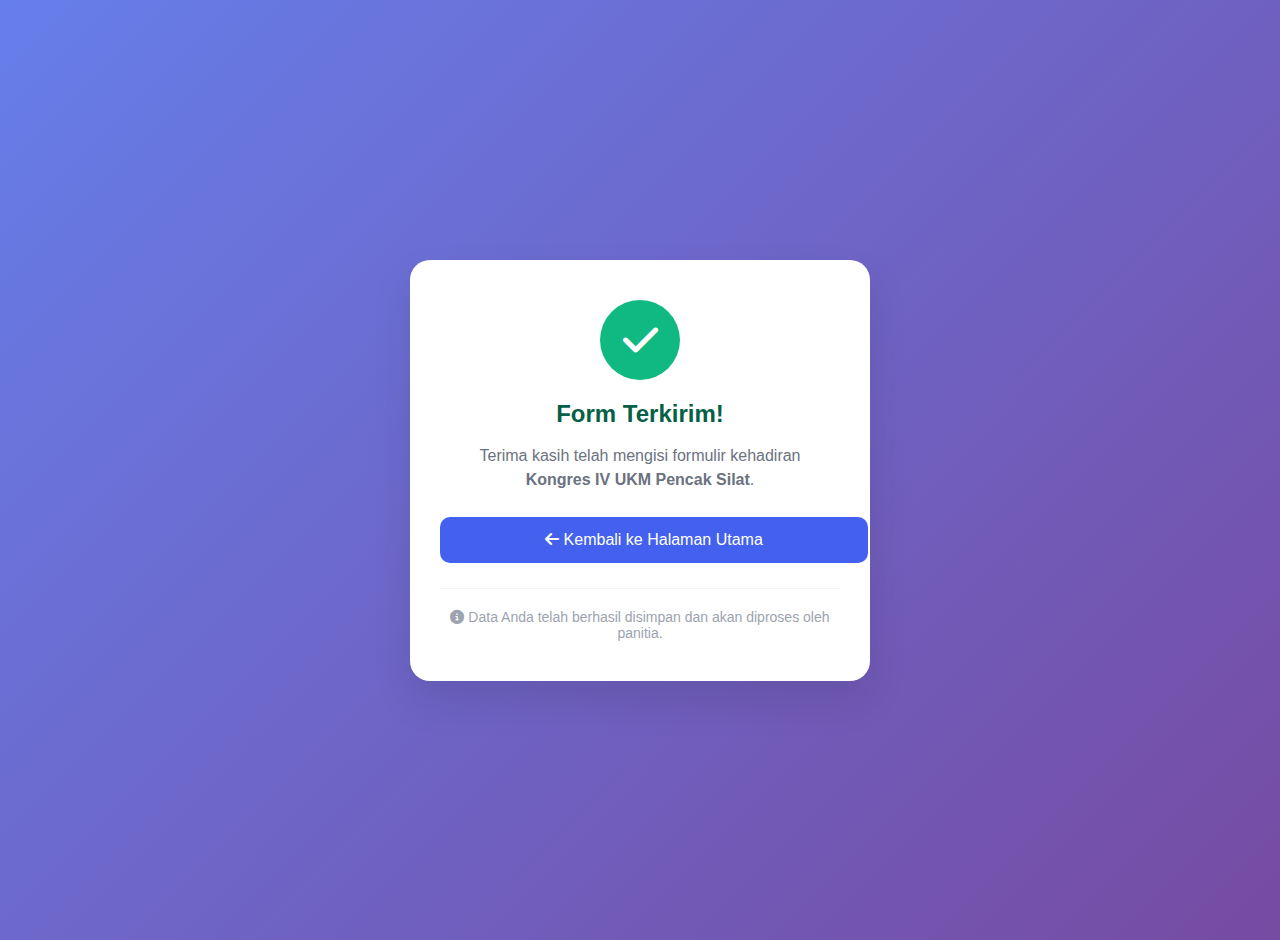
<file: success.html>
<!DOCTYPE html>
<html lang="id">
<head>
    <meta charset="UTF-8">
    <meta name="viewport" content="width=device-width, initial-scale=1.0">
    <title>Form Terkirim - Kongres IV UKM Pencak Silat</title>
    <style>
        body {
            font-family: -apple-system, BlinkMacSystemFont, 'Segoe UI', Roboto, sans-serif;
            background: linear-gradient(135deg, #667eea 0%, #764ba2 100%);
            min-height: 100vh;
            display: flex;
            align-items: center;
            justify-content: center;
            padding: 20px;
            margin: 0;
        }
        
        .container {
            background: white;
            border-radius: 20px;
            padding: 40px 30px;
            max-width: 400px;
            width: 100%;
            text-align: center;
            box-shadow: 0 20px 40px rgba(0,0,0,0.1);
        }
        
        .checkmark {
            width: 80px;
            height: 80px;
            background: #10b981;
            border-radius: 50%;
            display: flex;
            align-items: center;
            justify-content: center;
            margin: 0 auto 20px;
            animation: scaleIn 0.5s ease;
        }
        
        @keyframes scaleIn {
            from { transform: scale(0); }
            to { transform: scale(1); }
        }
        
        .checkmark i {
            font-size: 40px;
            color: white;
        }
        
        h1 {
            color: #065f46;
            margin: 0 0 10px 0;
            font-size: 24px;
        }
        
        p {
            color: #6b7280;
            margin-bottom: 25px;
            line-height: 1.5;
        }
        
        .button {
            display: block;
            width: 100%;
            padding: 14px;
            background: #4361ee;
            color: white;
            text-decoration: none;
            border-radius: 10px;
            font-weight: 500;
            margin-top: 15px;
            transition: all 0.3s ease;
            border: none;
            font-size: 16px;
            cursor: pointer;
        }
        
        .button:hover {
            background: #3a0ca3;
            transform: translateY(-2px);
        }
        
        .info {
            font-size: 14px;
            color: #9ca3af;
            margin-top: 25px;
            padding-top: 20px;
            border-top: 1px solid #f3f4f6;
        }
    </style>
    <link rel="stylesheet" href="https://cdnjs.cloudflare.com/ajax/libs/font-awesome/6.4.0/css/all.min.css">
</head>
<body>
    <div class="container">
        <div class="checkmark">
            <i class="fas fa-check"></i>
        </div>
        
        <h1>Form Terkirim!</h1>
        
        <p>
            Terima kasih telah mengisi formulir kehadiran<br>
            <strong>Kongres IV UKM Pencak Silat</strong>.
        </p>
        
        <a href="index.html" class="button">
            <i class="fas fa-arrow-left"></i> Kembali ke Halaman Utama
        </a>
        
        <div class="info">
            <i class="fas fa-info-circle"></i>
            Data Anda telah berhasil disimpan dan akan diproses oleh panitia.
        </div>
    </div>
    
    <script>
        // Auto redirect setelah 8 detik (opsional)
        setTimeout(() => {
            window.location.href = 'index.html';
        }, 8000);
        
        // Animasi masuk
        document.body.style.opacity = 0;
        window.onload = () => {
            document.body.style.transition = 'opacity 0.5s';
            document.body.style.opacity = 1;
        };
    </script>
</body>
</html>
</file>
<file: style.css>
/* Reset & Base */
* {
    margin: 0;
    padding: 0;
    box-sizing: border-box;
}

:root {
    --primary: #4361ee;
    --primary-light: #4895ef;
    --primary-dark: #3a56d4;
    --secondary: #7209b7;
    --success: #4cc9f0;
    --success-bg: #e3f2fd;
    --danger: #f72585;
    --warning: #f8961e;
    --info: #38bdf8;
    --light: #f8f9fa;
    --dark: #212529;
    --gray: #6c757d;
    --border: #dee2e6;
    --shadow: 0 4px 20px rgba(0, 0, 0, 0.08);
    --shadow-hover: 0 8px 30px rgba(0, 0, 0, 0.12);
    --radius: 12px;
    --radius-sm: 8px;
    --transition: all 0.3s ease;
}

body {
    font-family: 'Poppins', sans-serif;
    line-height: 1.6;
    color: var(--dark);
    background: linear-gradient(135deg, #f5f7fa 0%, #c3cfe2 100%);
    min-height: 100vh;
    padding: 20px;
}

.container {
    max-width: 900px;
    margin: 0 auto;
}

/* Header */
.header {
    background: white;
    border-radius: var(--radius);
    padding: 1.5rem;
    margin-bottom: 2rem;
    box-shadow: var(--shadow);
    animation: slideDown 0.5s ease;
}

@keyframes slideDown {
    from {
        opacity: 0;
        transform: translateY(-20px);
    }
    to {
        opacity: 1;
        transform: translateY(0);
    }
}

.header-content {
    display: flex;
    justify-content: space-between;
    align-items: center;
    flex-wrap: wrap;
    gap: 1rem;
}

.logo {
    display: flex;
    align-items: center;
    gap: 1rem;
}

.logo i {
    color: var(--primary);
}

.logo h1 {
    font-size: 1.5rem;
    color: var(--primary);
    font-weight: 600;
    margin-bottom: 0.25rem;
}

.subtitle {
    color: var(--gray);
    font-size: 0.9rem;
}

.event-info {
    display: flex;
    gap: 1.5rem;
    flex-wrap: wrap;
}

.info-item {
    display: flex;
    align-items: center;
    gap: 0.5rem;
    color: var(--gray);
    font-size: 0.9rem;
}

.info-item i {
    color: var(--primary);
}

/* Progress Bar */
.progress-container {
    background: white;
    border-radius: var(--radius);
    padding: 1.5rem;
    margin-bottom: 2rem;
    box-shadow: var(--shadow);
}

.progress-bar {
    height: 6px;
    background: var(--border);
    border-radius: 3px;
    margin-bottom: 2rem;
    position: relative;
    overflow: hidden;
}

.progress-fill {
    position: absolute;
    height: 100%;
    background: linear-gradient(to right, var(--primary), var(--primary-light));
    border-radius: 3px;
    width: 33%;
    transition: var(--transition);
}

.step-indicators {
    display: flex;
    justify-content: space-between;
    position: relative;
}

.step {
    display: flex;
    flex-direction: column;
    align-items: center;
    position: relative;
    z-index: 2;
}

.step-number {
    width: 40px;
    height: 40px;
    border-radius: 50%;
    background: var(--light);
    border: 3px solid var(--border);
    display: flex;
    align-items: center;
    justify-content: center;
    font-weight: 600;
    color: var(--gray);
    margin-bottom: 0.5rem;
    transition: var(--transition);
}

.step.active .step-number {
    background: var(--primary);
    border-color: var(--primary);
    color: white;
    transform: scale(1.1);
}

.step span {
    font-size: 0.85rem;
    color: var(--gray);
    font-weight: 500;
}

.step.active span {
    color: var(--primary);
    font-weight: 600;
}

/* Form Card */
.form-card {
    background: white;
    border-radius: var(--radius);
    padding: 2rem;
    box-shadow: var(--shadow);
    margin-bottom: 2rem;
    position: relative;
    overflow: hidden;
}

.form-step {
    display: none;
    animation: fadeIn 0.5s ease;
}

.form-step.active {
    display: block;
}

@keyframes fadeIn {
    from {
        opacity: 0;
        transform: translateY(10px);
    }
    to {
        opacity: 1;
        transform: translateY(0);
    }
}

.step-title {
    color: var(--primary);
    margin-bottom: 0.5rem;
    font-size: 1.5rem;
    display: flex;
    align-items: center;
    gap: 0.5rem;
}

.step-description {
    color: var(--gray);
    margin-bottom: 2rem;
    font-size: 0.95rem;
}

/* Form Elements */
.form-group {
    margin-bottom: 1.5rem;
}

.form-row {
    display: grid;
    grid-template-columns: 1fr 1fr;
    gap: 1.5rem;
}

@media (max-width: 768px) {
    .form-row {
        grid-template-columns: 1fr;
    }
}

label {
    display: block;
    margin-bottom: 0.5rem;
    font-weight: 500;
    color: var(--dark);
}

label.required::after {
    content: " *";
    color: var(--danger);
}

label i {
    margin-right: 0.5rem;
    color: var(--primary);
    width: 16px;
}

input, select, textarea {
    width: 100%;
    padding: 12px 16px;
    border: 2px solid var(--border);
    border-radius: var(--radius-sm);
    font-family: 'Poppins', sans-serif;
    font-size: 1rem;
    transition: var(--transition);
    background: white;
}

input:focus, select:focus, textarea:focus {
    outline: none;
    border-color: var(--primary);
    box-shadow: 0 0 0 3px rgba(67, 97, 238, 0.1);
}

textarea {
    resize: vertical;
    min-height: 80px;
}

.form-hint {
    display: block;
    margin-top: 0.25rem;
    color: var(--gray);
    font-size: 0.85rem;
}

/* Radio & Checkbox */
.radio-group, .checkbox-group {
    display: flex;
    flex-direction: column;
    gap: 0.75rem;
}

.radio-option, .checkbox-option {
    display: flex;
    align-items: flex-start;
    cursor: pointer;
    padding: 1rem;
    border: 2px solid var(--border);
    border-radius: var(--radius-sm);
    transition: var(--transition);
    position: relative;
}

.radio-option:hover, .checkbox-option:hover {
    border-color: var(--primary);
    background: rgba(67, 97, 238, 0.02);
}

.radio-option input[type="radio"],
.checkbox-option input[type="checkbox"] {
    position: absolute;
    opacity: 0;
}

.radio-custom, .checkbox-custom {
    flex-shrink: 0;
    width: 20px;
    height: 20px;
    border: 2px solid var(--border);
    border-radius: 50%;
    margin-right: 1rem;
    margin-top: 2px;
    position: relative;
    transition: var(--transition);
}

.checkbox-custom {
    border-radius: 4px;
}

.radio-option input[type="radio"]:checked ~ .radio-custom,
.checkbox-option input[type="checkbox"]:checked ~ .checkbox-custom {
    border-color: var(--primary);
    background: var(--primary);
}

.radio-option input[type="radio"]:checked ~ .radio-custom::after,
.checkbox-option input[type="checkbox"]:checked ~ .checkbox-custom::after {
    content: '';
    position: absolute;
    top: 50%;
    left: 50%;
    transform: translate(-50%, -50%);
}

.radio-option input[type="radio"]:checked ~ .radio-custom::after {
    width: 8px;
    height: 8px;
    border-radius: 50%;
    background: white;
}

.checkbox-option input[type="checkbox"]:checked ~ .checkbox-custom::after {
    content: '✓';
    color: white;
    font-size: 12px;
    font-weight: bold;
}

.radio-content {
    flex: 1;
    display: flex;
    align-items: center;
    gap: 0.75rem;
}

.radio-content i {
    font-size: 1.25rem;
    color: var(--primary);
    flex-shrink: 0;
}

.radio-content div {
    flex: 1;
}

.radio-content strong {
    display: block;
    color: var(--dark);
    margin-bottom: 0.25rem;
}

.radio-content small {
    color: var(--gray);
    font-size: 0.85rem;
    display: block;
}

/* Confirmation Card */
.confirmation-card {
    border: 2px solid var(--border);
    border-radius: var(--radius-sm);
    overflow: hidden;
    margin-bottom: 2rem;
}

.confirmation-header {
    background: var(--light);
    padding: 1rem 1.5rem;
    display: flex;
    align-items: center;
    gap: 0.75rem;
    border-bottom: 1px solid var(--border);
}

.confirmation-header i {
    color: var(--primary);
    font-size: 1.25rem;
}

.confirmation-header h3 {
    font-size: 1.1rem;
    color: var(--dark);
    font-weight: 600;
}

.confirmation-content {
    padding: 1.5rem;
}

.confirmation-item {
    display: flex;
    margin-bottom: 1rem;
    padding-bottom: 1rem;
    border-bottom: 1px solid var(--border);
}

.confirmation-item:last-child {
    border-bottom: none;
    margin-bottom: 0;
    padding-bottom: 0;
}

.confirmation-label {
    font-weight: 600;
    color: var(--dark);
    min-width: 180px;
    flex-shrink: 0;
}

.confirmation-value {
    color: var(--gray);
    flex: 1;
}

.confirmation-footer {
    background: var(--light);
    padding: 1rem 1.5rem;
    border-top: 1px solid var(--border);
}

/* Buttons */
.btn {
    padding: 12px 24px;
    border: none;
    border-radius: var(--radius-sm);
    font-family: 'Poppins', sans-serif;
    font-size: 1rem;
    font-weight: 500;
    cursor: pointer;
    transition: var(--transition);
    display: inline-flex;
    align-items: center;
    justify-content: center;
    gap: 0.5rem;
}

.btn-next, .btn-submit {
    background: var(--primary);
    color: white;
}

.btn-next:hover, .btn-submit:hover {
    background: var(--primary-dark);
    transform: translateY(-2px);
    box-shadow: 0 6px 20px rgba(67, 97, 238, 0.2);
}

.btn-back {
    background: var(--light);
    color: var(--dark);
    border: 2px solid var(--border);
}

.btn-back:hover {
    background: var(--border);
}

.btn:disabled {
    opacity: 0.6;
    cursor: not-allowed;
    transform: none !important;
}

/* Form Navigation */
.form-navigation {
    display: flex;
    justify-content: space-between;
    margin-top: 2rem;
    padding-top: 1.5rem;
    border-top: 2px solid var(--border);
}

/* Loading Overlay */
.loading-overlay {
    display: none;
    position: absolute;
    top: 0;
    left: 0;
    right: 0;
    bottom: 0;
    background: rgba(255, 255, 255, 0.9);
    backdrop-filter: blur(5px);
    z-index: 10;
    align-items: center;
    justify-content: center;
    border-radius: var(--radius);
}

.loading-content {
    text-align: center;
}

.spinner {
    width: 50px;
    height: 50px;
    border: 4px solid var(--border);
    border-top-color: var(--primary);
    border-radius: 50%;
    animation: spin 1s linear infinite;
    margin: 0 auto 1rem;
}

@keyframes spin {
    to {
        transform: rotate(360deg);
    }
}

/* Form Footer */
.form-footer {
    display: grid;
    grid-template-columns: repeat(auto-fit, minmax(250px, 1fr));
    gap: 1.5rem;
    margin-top: 2rem;
}

.footer-info {
    background: white;
    padding: 1.5rem;
    border-radius: var(--radius-sm);
    display: flex;
    align-items: center;
    gap: 1rem;
    box-shadow: var(--shadow);
}

.footer-info i {
    font-size: 1.5rem;
    color: var(--primary);
    flex-shrink: 0;
}

.footer-info strong {
    display: block;
    color: var(--dark);
    margin-bottom: 0.25rem;
}

.footer-info p {
    color: var(--gray);
    font-size: 0.9rem;
}

/* Toast Notification */
.toast {
    position: fixed;
    bottom: 20px;
    right: 20px;
    background: white;
    border-left: 4px solid var(--primary);
    border-radius: var(--radius-sm);
    padding: 1rem 1.5rem;
    box-shadow: var(--shadow-hover);
    display: none;
    align-items: center;
    gap: 0.75rem;
    z-index: 1000;
    max-width: 400px;
    animation: slideInRight 0.3s ease;
}

@keyframes slideInRight {
    from {
        opacity: 0;
        transform: translateX(100%);
    }
    to {
        opacity: 1;
        transform: translateX(0);
    }
}

.toast i {
    font-size: 1.25rem;
    color: var(--primary);
}

.toast-content {
    flex: 1;
}

.toast-title {
    font-weight: 600;
    color: var(--dark);
    margin-bottom: 0.25rem;
}

.toast-message {
    color: var(--gray);
    font-size: 0.9rem;
}

.toast.show {
    display: flex;
}

/* Success Page Styles */
.success-container {
    background: white;
    border-radius: var(--radius);
    padding: 3rem 2rem;
    text-align: center;
    box-shadow: var(--shadow);
    max-width: 600px;
    margin: 4rem auto;
}

.success-icon {
    width: 80px;
    height: 80px;
    background: var(--success-bg);
    border-radius: 50%;
    display: flex;
    align-items: center;
    justify-content: center;
    margin: 0 auto 2rem;
}

.success-icon i {
    font-size: 2.5rem;
    color: var(--primary);
}

.success-title {
    color: var(--primary);
    margin-bottom: 1rem;
    font-size: 1.8rem;
}

.success-message {
    color: var(--gray);
    margin-bottom: 2rem;
    line-height: 1.6;
}

.success-actions {
    display: flex;
    gap: 1rem;
    justify-content: center;
    margin-top: 2rem;
}

.btn-outline {
    background: transparent;
    color: var(--primary);
    border: 2px solid var(--primary);
}

.btn-outline:hover {
    background: var(--primary);
    color: white;
}

/* Responsive */
@media (max-width: 768px) {
    body {
        padding: 10px;
    }
    
    .header-content {
        flex-direction: column;
        text-align: center;
    }
    
    .event-info {
        justify-content: center;
    }
    
    .form-card {
        padding: 1.5rem;
    }
    
    .form-navigation {
        flex-direction: column;
        gap: 1rem;
    }
    
    .btn {
        width: 100%;
    }
    
    .form-footer {
        grid-template-columns: 1fr;
    }
    
    .success-actions {
        flex-direction: column;
    }
}

@media (max-width: 480px) {
    .step-indicators {
        flex-direction: column;
        align-items: flex-start;
        gap: 1rem;
    }
    
    .step {
        flex-direction: row;
        gap: 1rem;
    }
    
    .confirmation-item {
        flex-direction: column;
        gap: 0.5rem;
    }
    
    .confirmation-label {
        min-width: auto;
    }
}
</file>
